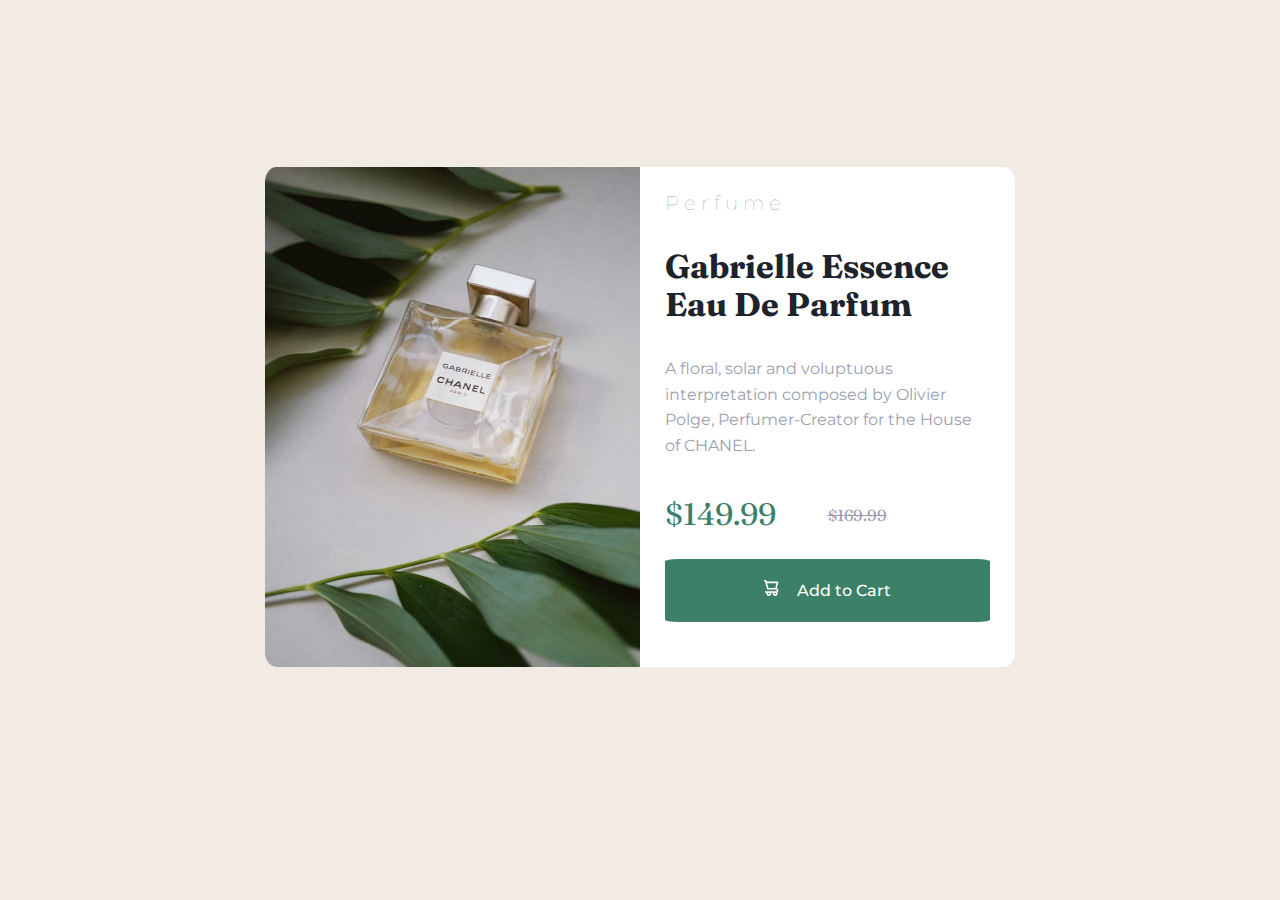
<file: index.html>
<!DOCTYPE html>
<html lang="en">
<head>
  <meta charset="UTF-8">
  <meta name="viewport" content="width=device-width, initial-scale=1.0">
  <link rel="preconnect" href="https://fonts.googleapis.com">
<link rel="preconnect" href="https://fonts.gstatic.com" crossorigin>
<link href="https://fonts.googleapis.com/css2?family=Barlow+Semi+Condensed:wght@500&family=Croissant+One&family=Hanken+Grotesk:wght@300&family=Montserrat:wght@500&display=swap" rel="stylesheet">
<link rel="preconnect" href="https://fonts.googleapis.com">
<link rel="preconnect" href="https://fonts.gstatic.com" crossorigin>
<link href="https://fonts.googleapis.com/css2?family=Barlow+Semi+Condensed:wght@500&family=Croissant+One&family=Fraunces:opsz,wght@9..144,700&family=Hanken+Grotesk:wght@300&family=Montserrat:wght@500&display=swap" rel="stylesheet">
  <link rel="icon" type="image/png" sizes="32x32" href="./images/favicon-32x32.png">
  <link rel="stylesheet" type="text/css" href="style.css">
  <link rel="stylesheet" type="text/css" href= "necolas.github.io_normalize.css_8.0.1_normalize.css">   
  
  <title>Frontend Mentor | Product preview card component</title>

</head>
<body>

 <div class="container_flex">
  <div class="container_flex_img">
    <img src="images\image-product-mobile.jpg" alt="imagen de perfume" title="imagen de perfume">
    <img src="images\image-product-desktop.jpg" alt="imagen de perfume" title="imagen de perfume">
  </div>
  <div class="container_flex_description">
    <h1>P e r f u m e</h1>
    <h2>Gabrielle Essence Eau De Parfum</h2>

    <p class="description">A floral, solar and voluptuous interpretation composed by Olivier Polge, 
       Perfumer-Creator for the House of CHANEL.
    </p>
    <p class="discount">$149.99</p>
    <p class="old_price"><s>$169.99</s></p>

  <button class="container_flex_description_button">
    <svg width="15" height="16" xmlns="http://www.w3.org/2000/svg"><path d="M14.383 10.388a2.397 2.397 0 0 0-1.518-2.222l1.494-5.593a.8.8 0 0 0-.144-.695.8.8 0 0 0-.631-.28H2.637L2.373.591A.8.8 0 0 0 1.598 0H0v1.598h.983l1.982 7.4a.8.8 0 0 0 .799.59h8.222a.8.8 0 0 1 0 1.599H1.598a.8.8 0 1 0 0 1.598h.943a2.397 2.397 0 1 0 4.507 0h1.885a2.397 2.397 0 1 0 4.331-.376 2.397 2.397 0 0 0 1.12-2.021ZM11.26 7.99H4.395L3.068 3.196h9.477L11.26 7.991Zm-6.465 6.392a.8.8 0 1 1 0-1.598.8.8 0 0 1 0 1.598Zm6.393 0a.8.8 0 1 1 0-1.598.8.8 0 0 1 0 1.598Z" fill="#FFF"/></svg>
    Add to Cart
  </button>
  </div>
 </div> 

</body>
</html>
</file>
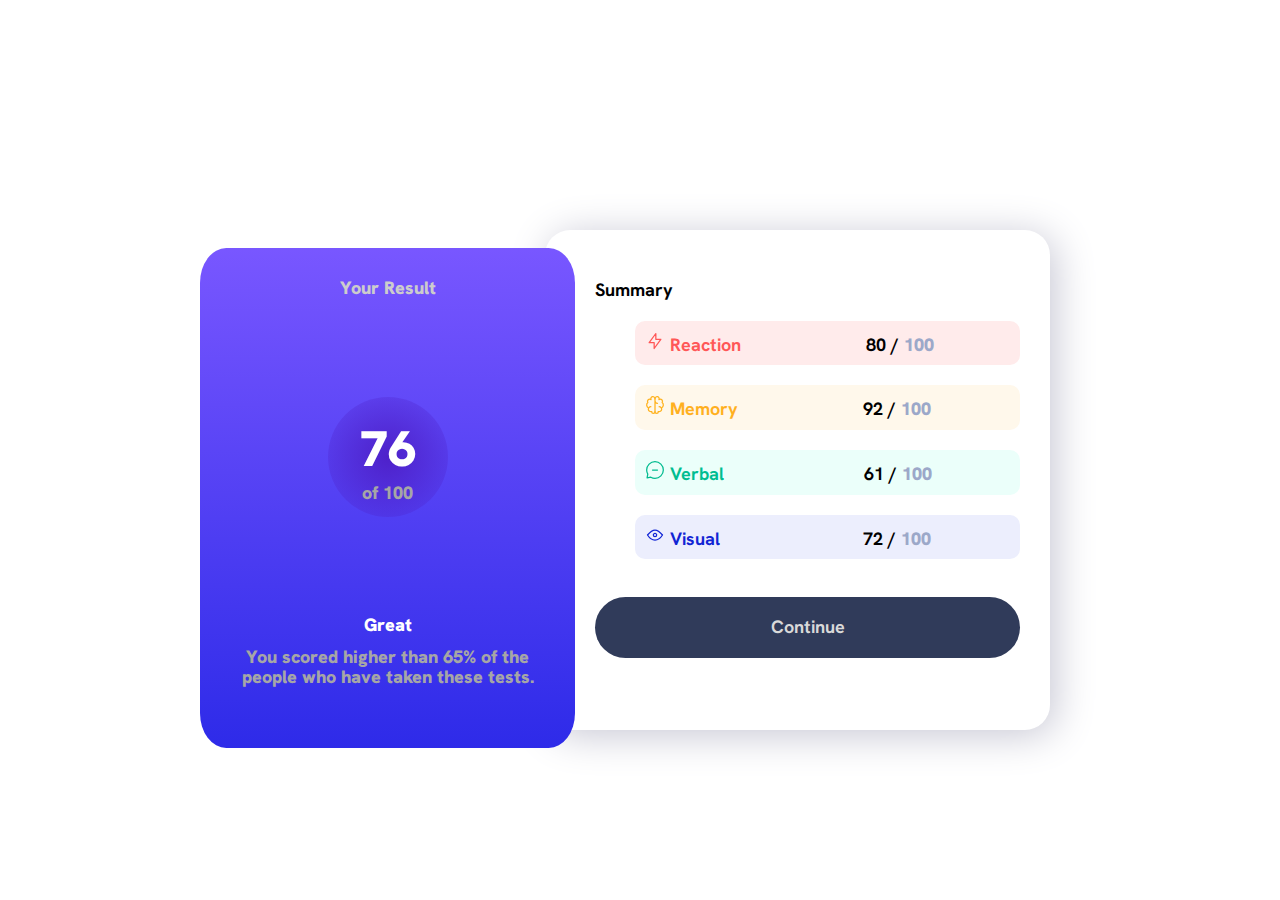
<file: result_sumary.htm>
<!DOCTYPE html>
<html lang="en">
<head>
  <meta charset="UTF-8">
  <meta name="viewport" content="width=device-width, initial-scale=1.0"> <!-- displays site properly based on user's device -->
  <link rel="stylesheet"  type="text/css" href="necolas.github.io_normalize.css_8.0.1_normalize.css">
  <link rel="preconnect" href="https://fonts.googleapis.com">
  <link rel="preconnect" href="https://fonts.gstatic.com" crossorigin>
  <link href="https://fonts.googleapis.com/css2?family=Barlow+Semi+Condensed:wght@500&family=Croissant+One&family=Hanken+Grotesk:wght@300&display=swap" rel="stylesheet">

  <link rel="icon" type="image/png" sizes="32x32" href="./assets/images/favicon-32x32.png">
  <link rel="stylesheet" type="text/css" href="result_sumary.css">
  <title>Frontend Mentor | Results summary component</title>

 

</head>
<body>
 <div class="container_inlineBlock">
 <div class="container_flex">
  <div class="container_flex_result">
   <ul>
    <li class="Result"><b class="b1">Your Result</b></li>
    <li class="score"><b class="b1">76</b><br>
        <b class="b2">of 100</b>
    </li>
    <li class="notification"><b class="b1">Great</b><br>
        <b class="b2"> You scored higher than 65% of the people who have taken these tests.
        </b>        
    </li>
   </ul>
  </div>
  <div class="container_flex_summary">
    <p>
      Summary
    </p>
    <ul>
    <li class="li_Reaction">
      <span class="Reaction">
      <svg xmlns="http://www.w3.org/2000/svg" width="20" height="20" fill="none" viewBox="0 0 20 20"><path stroke="#F55" stroke-linecap="round" stroke-linejoin="round" stroke-width="1.25" d="M10.833 8.333V2.5l-6.666 9.167h5V17.5l6.666-9.167h-5Z"/></svg>
        Reaction
      </span>
        80 / <b>100</b>
    </li>
    <li class="li_Memory">
      <span class="Memory">
      <svg xmlns="http://www.w3.org/2000/svg" width="20" height="20" fill="none" viewBox="0 0 20 20"><path stroke="#FFB21E" stroke-linecap="round" stroke-linejoin="round" stroke-width="1.25" d="M5.833 11.667a2.5 2.5 0 1 0 .834 4.858"/><path stroke="#FFB21E" stroke-linecap="round" stroke-linejoin="round" stroke-width="1.25" d="M3.553 13.004a3.333 3.333 0 0 1-.728-5.53m.025-.067a2.083 2.083 0 0 1 2.983-2.824m.199.054A2.083 2.083 0 1 1 10 3.75v12.917a1.667 1.667 0 0 1-3.333 0M10 5.833a2.5 2.5 0 0 0 2.5 2.5m1.667 3.334a2.5 2.5 0 1 1-.834 4.858"/><path stroke="#FFB21E" stroke-linecap="round" stroke-linejoin="round" stroke-width="1.25" d="M16.447 13.004a3.334 3.334 0 0 0 .728-5.53m-.025-.067a2.083 2.083 0 0 0-2.983-2.824M10 3.75a2.085 2.085 0 0 1 2.538-2.033 2.084 2.084 0 0 1 1.43 2.92m-.635 12.03a1.667 1.667 0 0 1-3.333 0"/></svg>
      Memory
      </span>
      92 / <b>100</b>
    </li>
    <li class="li_Verbal">
      <span class="Verbal">
      <svg xmlns="http://www.w3.org/2000/svg" width="20" height="20" fill="none" viewBox="0 0 20 20"><path stroke="#00BB8F" stroke-linecap="round" stroke-linejoin="round" stroke-width="1.25" d="M7.5 10h5M10 18.333A8.333 8.333 0 1 0 1.667 10c0 1.518.406 2.942 1.115 4.167l-.699 3.75 3.75-.699A8.295 8.295 0 0 0 10 18.333Z"/></svg>
      Verbal
      </span>
      61 / <b>100</b>
    </li>
    <li class="li_Visual">
      <span class="Visual">
      <svg xmlns="http://www.w3.org/2000/svg" width="20" height="20" fill="none" viewBox="0 0 20 20"><path stroke="#1125D6" stroke-linecap="round" stroke-linejoin="round" stroke-width="1.25" d="M10 11.667a1.667 1.667 0 1 0 0-3.334 1.667 1.667 0 0 0 0 3.334Z"/><path stroke="#1125D6" stroke-linecap="round" stroke-linejoin="round" stroke-width="1.25" d="M17.5 10c-1.574 2.492-4.402 5-7.5 5s-5.926-2.508-7.5-5C4.416 7.632 6.66 5 10 5s5.584 2.632 7.5 5Z"/></svg>
      Visual
      </span>
      72 / <b>100</b>
    </li>
    </ul>
     <button class="button">
      Continue
     </button>
  </div> 
 </div>
 </div>
</body>
</html>
</file>
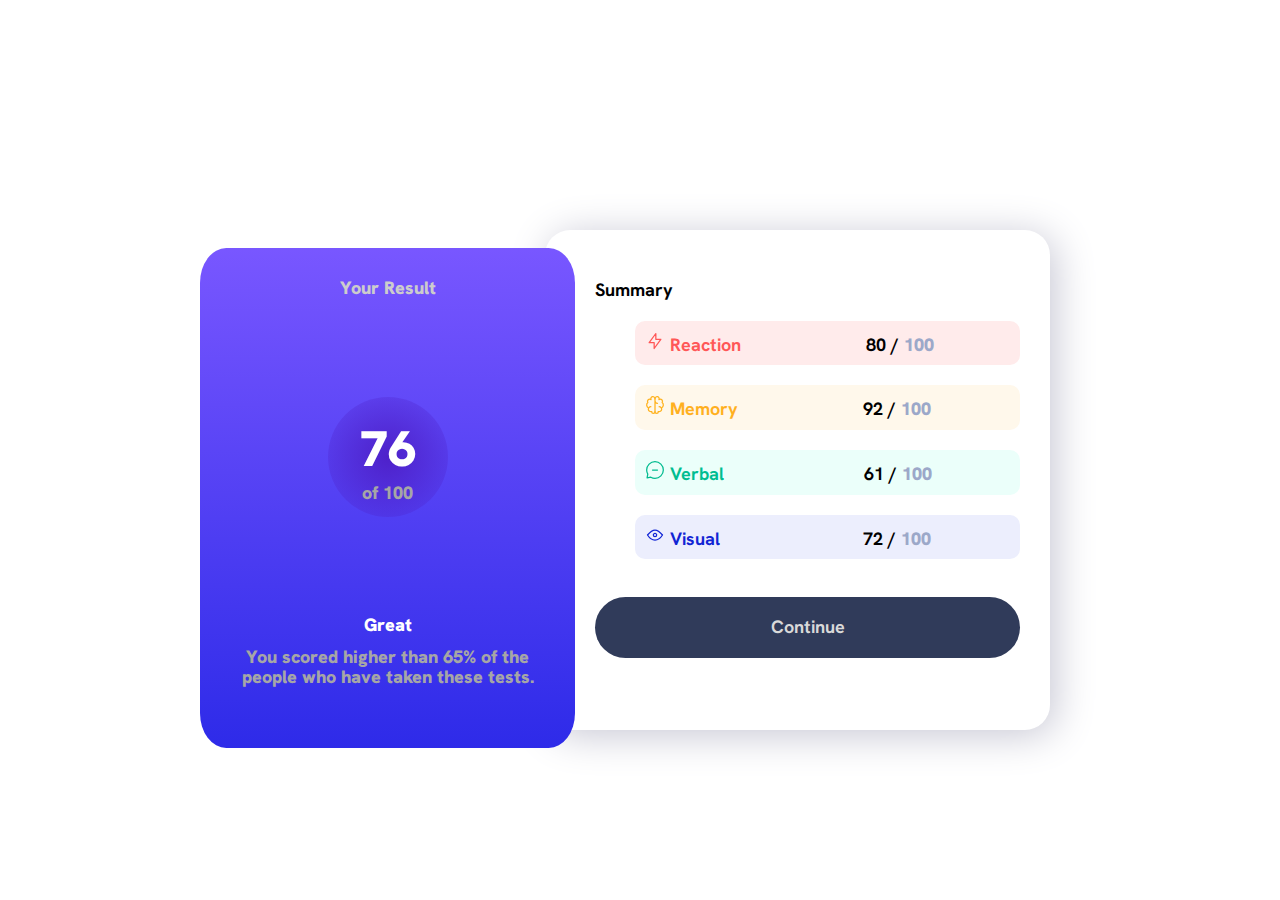
<file: result_sumary.html>
<!DOCTYPE html>
<html lang="en">
<head>
  <meta charset="UTF-8">
  <meta name="viewport" content="width=device-width, initial-scale=1.0"> <!-- displays site properly based on user's device -->
  <link rel="stylesheet"  type="text/css" href="necolas.github.io_normalize.css_8.0.1_normalize.css">
  <link rel="preconnect" href="https://fonts.googleapis.com">
  <link rel="preconnect" href="https://fonts.gstatic.com" crossorigin>
  <link href="https://fonts.googleapis.com/css2?family=Barlow+Semi+Condensed:wght@500&family=Croissant+One&family=Hanken+Grotesk:wght@300&display=swap" rel="stylesheet">

  <link rel="icon" type="image/png" sizes="32x32" href="./assets/images/favicon-32x32.png">
  <link rel="stylesheet" type="text/css" href="result_sumary.css">
  <title>Frontend Mentor | Results summary component</title>

 

</head>
<body>
 <div class="container_inlineBlock">
 <div class="container_flex">
  <div class="container_flex_result">
   <ul>
    <li class="Result"><b class="b1">Your Result</b></li>
    <li class="score"><b class="b1">76</b><br>
        <b class="b2">of 100</b>
    </li>
    <li class="notification"><b class="b1">Great</b><br>
        <b class="b2"> You scored higher than 65% of the people who have taken these tests.
        </b>        
    </li>
   </ul>
  </div>
  <div class="container_flex_summary">
    <p>
      Summary
    </p>
    <ul>
    <li class="li_Reaction">
      <span class="Reaction">
      <svg xmlns="http://www.w3.org/2000/svg" width="20" height="20" fill="none" viewBox="0 0 20 20"><path stroke="#F55" stroke-linecap="round" stroke-linejoin="round" stroke-width="1.25" d="M10.833 8.333V2.5l-6.666 9.167h5V17.5l6.666-9.167h-5Z"/></svg>
        Reaction
      </span>
        80 / <b>100</b>
    </li>
    <li class="li_Memory">
      <span class="Memory">
      <svg xmlns="http://www.w3.org/2000/svg" width="20" height="20" fill="none" viewBox="0 0 20 20"><path stroke="#FFB21E" stroke-linecap="round" stroke-linejoin="round" stroke-width="1.25" d="M5.833 11.667a2.5 2.5 0 1 0 .834 4.858"/><path stroke="#FFB21E" stroke-linecap="round" stroke-linejoin="round" stroke-width="1.25" d="M3.553 13.004a3.333 3.333 0 0 1-.728-5.53m.025-.067a2.083 2.083 0 0 1 2.983-2.824m.199.054A2.083 2.083 0 1 1 10 3.75v12.917a1.667 1.667 0 0 1-3.333 0M10 5.833a2.5 2.5 0 0 0 2.5 2.5m1.667 3.334a2.5 2.5 0 1 1-.834 4.858"/><path stroke="#FFB21E" stroke-linecap="round" stroke-linejoin="round" stroke-width="1.25" d="M16.447 13.004a3.334 3.334 0 0 0 .728-5.53m-.025-.067a2.083 2.083 0 0 0-2.983-2.824M10 3.75a2.085 2.085 0 0 1 2.538-2.033 2.084 2.084 0 0 1 1.43 2.92m-.635 12.03a1.667 1.667 0 0 1-3.333 0"/></svg>
      Memory
      </span>
      92 / <b>100</b>
    </li>
    <li class="li_Verbal">
      <span class="Verbal">
      <svg xmlns="http://www.w3.org/2000/svg" width="20" height="20" fill="none" viewBox="0 0 20 20"><path stroke="#00BB8F" stroke-linecap="round" stroke-linejoin="round" stroke-width="1.25" d="M7.5 10h5M10 18.333A8.333 8.333 0 1 0 1.667 10c0 1.518.406 2.942 1.115 4.167l-.699 3.75 3.75-.699A8.295 8.295 0 0 0 10 18.333Z"/></svg>
      Verbal
      </span>
      61 / <b>100</b>
    </li>
    <li class="li_Visual">
      <span class="Visual">
      <svg xmlns="http://www.w3.org/2000/svg" width="20" height="20" fill="none" viewBox="0 0 20 20"><path stroke="#1125D6" stroke-linecap="round" stroke-linejoin="round" stroke-width="1.25" d="M10 11.667a1.667 1.667 0 1 0 0-3.334 1.667 1.667 0 0 0 0 3.334Z"/><path stroke="#1125D6" stroke-linecap="round" stroke-linejoin="round" stroke-width="1.25" d="M17.5 10c-1.574 2.492-4.402 5-7.5 5s-5.926-2.508-7.5-5C4.416 7.632 6.66 5 10 5s5.584 2.632 7.5 5Z"/></svg>
      Visual
      </span>
      72 / <b>100</b>
    </li>
    </ul>
     <button class="button">
      Continue
     </button>
  </div> 
 </div>
 </div>
</body>
</html>
</file>
<file: style.css>
:root {
--Darkcyan: hsl(158, 36%, 37%);
--Cream: hsl(30, 38%, 92%);
/* ### Neutral */
--Verydarkblue: hsl(212, 21%, 14%);
--Darkgrayishblue: hsl(228, 12%, 65%);
--White: hsl(0, 0%, 100%);
/* others */

}

/* containers styles */

* {
    margin: 0; 
    font-family: 'Fraunces', serif;
}
body {
    background: var(--Cream);
}

.container_flex {
    
    display: flex;
    flex-wrap: wrap;
    margin-left: calc((100vw - 375px)/2);
    margin-top: calc((3vh));
}
.container_flex_img {
    min-width: 375px;
    max-width: 375px;
    border-top-right-radius: 5%;
    border-top-left-radius: 5%;
    background: var(--White);

}
.container_flex_description {
    min-width: calc(375px - 50px);
    max-width: calc(375px - 50px);
    padding: 25px;
    display: flex;
    flex-wrap: wrap;
    border-bottom-right-radius: 5%;
    border-bottom-left-radius: 5%;
    background: var(--White);
}


.container_flex_description * {
    margin-bottom: 20px; 
    width: 100%;
}
h1,
.description,
.container_flex_description_button {
    font-family: 'Montserrat', sans-serif;
}
h1 {
    font-size: 20px;
    font-weight:100;
    color: var(--Darkgrayishblue);
}
h2 {
    font-size: 33px;
    color: var(--Verydarkblue);
}
.description {
    font-size: 16px;
    color: var(--Darkgrayishblue);
    line-height: 1.6;
}
.discount {
    width: 50%;
    font-size: 31px;
    margin: auto; 
    color: var(--Darkcyan);
}
.old_price {
    width: 50%;
    margin: auto;
    color: var(--Darkgrayishblue);
}
.container_flex_description_button {
    margin-top: 20px;
    border-radius: 4%;
    border: none;
    background: var(--Darkcyan);
    color: var(--White);
    font-weight: 500;
    padding: 15px;
}
svg {
    width: 10% !important;
    margin: 0 !important;
   
}
.container_flex_description_button:active {
    background: hsl(158, 36%, 20%);
}
/* desktop img */
img:nth-child(2) {
    display: none;
}

@media only screen and (min-width:900px) {
    .container_flex {
        margin: 0;
        margin-top:calc((100vh - 565.729px)/2);
        justify-content: center;
    }
    img:first-child {
        display: none;
    }
    img:nth-child(2) {
        display:inline-block;
        border-radius: 0;
        border-top-left-radius:3% ;
        border-bottom-left-radius:3% ;
        height: 500px;
          
    }
    .container_flex_img {
        border-radius: 0;
        border-top-left-radius: 3%;
        border-bottom-left-radius: 3%;
        height: 500px;
    }
    .container_flex_description {
        border-radius: 0;
        border-top-right-radius: 3%;
        border-bottom-right-radius: 3%;
        padding: 25px;
    }
}
@media only screen and (max-height:500px) {
  .container_flex {
    margin-top: 0;
  }
}
</file>
<file: result_sumary.css>
* {
  
    list-style-type: none;
    font-family: 'Hanken Grotesk', sans-serif;
    font-weight: bold;
    font-size: 18px;
}

/* estilos de los contenedores */
:root {
  /* ### Primary */

--Lightred: hsl(0, 100%, 67%);
--Orangeyyellow: hsl(39, 100%, 56%);
--Greenteal: hsl(166, 100%, 37%);
--Cobaltblue: hsl(234, 85%, 45%);
/* gradient */
--Lightslateblue: hsl(252, 100%, 67%);
--Lightroyalblue: hsl(241, 81%, 54%);
--Violetblue: hsla(256, 72%, 46%, 1);
--Persianblue: hsla(241, 72%, 46%, 0);
/* neutral */
--White: hsl(0, 0%, 100%);
--Paleblue: hsl(221, 100%, 96%);
--Lightlavender: hsl(241, 100%, 89%);
--Darkgrayblue: hsl(224, 30%, 27%);

}

.container_inlineBlock {
  display: inline-block;
  margin: 1vh calc((100% - 375px)/2) ;
  
  
}
.container_flex {
  display: flex;
  flex-wrap: wrap;
  
  
}
.container_flex div {
  width: 375px;
  
}
.container_flex_result {
  position: relative;
  z-index: 2;
}
.container_flex_result ul {
  height: 375px;
  color: hsl(0, 0%, 100%);
  background:linear-gradient(to bottom,hsl(252, 100%, 67%), hsl(241, 81%, 54%));
  padding: 30px;
  border-bottom-left-radius: 10%; 
  border-bottom-right-radius: 10%; 
  display: flex;
  flex-direction: column;
  align-items: center;
  
  /* z-index: 2; */


}

/* estilos a los contenidos del div class:result */

.container_flex_result ul li {
  text-align: center;
  margin-bottom: 30px;
 
}
.score {
  display: flex;
  width: 120px;
  height: 120px;
  background:radial-gradient(circle,hsla(256, 72%, 46%, 1),hsla(241, 72%, 46%, 0));
  border-radius: 100%;
  flex-direction:column;
  /* align-items: center; */
  /* justify-content:center; */
}
.Result .b1 {
color:hsl(0, 0%, 80%);
}
.score .b1 {
  color:hsl(0, 0%, 100%);
  font-size: 50px;
  margin-top: 23px;
  }
  
.score .b2 {
  color:hsl(0, 0%, 65%);
  margin-top: -15px;
  font-size: 18px;
}
.notification .b2 {
  color:hsl(0, 0%, 65%);
  margin-top: -10px;
  font-size: 18px;
  
}
.notification {
  display: flex;
  flex-direction: column;
}
/* estilos a los contenidos del div class:summary */

.container_flex_summary {
   box-shadow: 5px 5px 40px rgb(198, 198, 211) ;
   padding: 30px;
   position: relative;
   top: -40px;   
   z-index: 0;
}
.container_flex_summary li,span,p,button {
  font-size: 18px;
  margin-top: 20px;
}
.container_flex_summary li {
  padding: 10px;
  border-radius: 10px;
  
}

.li_Reaction {
  background: hsl(0, 100%, 96%);
}
.Reaction {
  color: hsl(0, 100%, 67%);
  margin-right: 120px;
}
.li_Memory {
  background: hsl(39, 100%, 96%);
}
.Memory {
  color: hsl(39, 100%, 56%);
  margin-right: 120px;
}
.li_Verbal {
  background: hsl(166, 100%, 96%);
}
.Verbal {
  color: hsl(166, 100%, 37%);
  margin-right: 135px;
}
.li_Visual {
  background-color: hsl(234, 85%, 96%); 
}
.Visual {
  color: hsl(234, 85%, 45%);
  margin-right: 138px;
}
.container_flex_summary b {
   color: hsl(224, 30%, 70%);
}
button {
  width: 100%;
  background: hsl(224, 30%, 27%);;
  border-radius: 50px;
  padding: 20px;
  border: none;
  color: hsl(0, 0%, 85%);
}
@media only screen and (min-width:860px) {
  .container_inlineBlock {
    margin: 0;
    margin-top: calc((100vh - 440px)/2);
    display: flex;
    justify-content: space-around;
    
  }

  .container_flex div {
    height: 440px;
  }
  .container_flex_result ul {
    height: 440px;
    justify-content: space-between;
    border-radius: 7%;
  }
  .container_flex_summary {
    top: 0;
    left: -30px;
    width: calc(375px + 50px) !important;
    padding-left: 50px;
    border-radius: 5%;
  }

}
</file>
